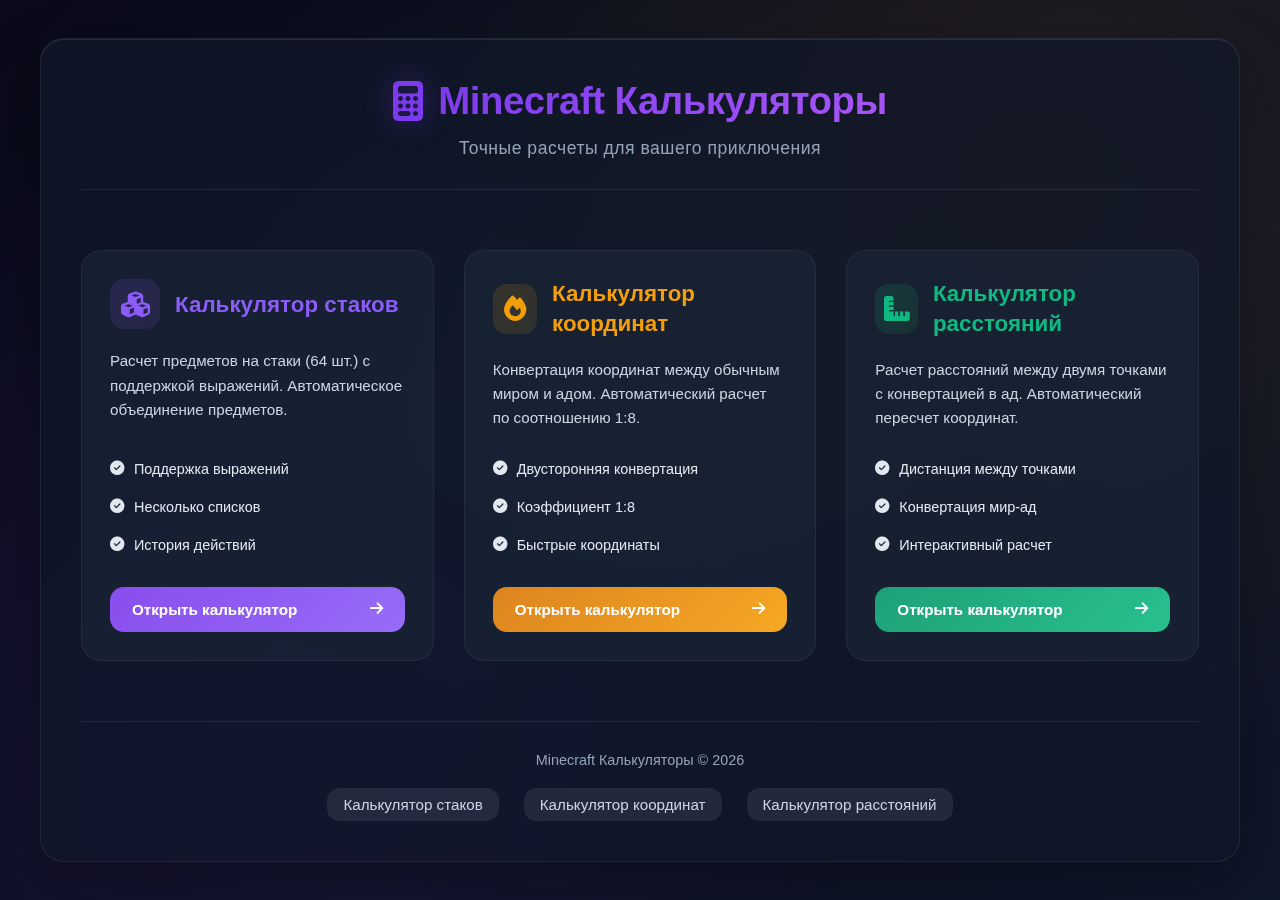
<file: index.html>
<!DOCTYPE html>
<html lang="ru">
<head>
    <meta charset="UTF-8">
    <meta name="viewport" content="width=device-width, initial-scale=1.0">
    <title>Minecraft Калькуляторы</title>
    <link rel="shortcut icon" href="icons/calcIco.png">
    <link rel="stylesheet" href="style.css">
    <link rel="stylesheet" href="https://cdnjs.cloudflare.com/ajax/libs/font-awesome/6.4.0/css/all.min.css">
</head>
<body>
    <div class="main-container">
        <div class="main-content">
            <header class="main-header">
                <div class="logo">
                    <i class="fas fa-calculator"></i>
                    <h1>Minecraft Калькуляторы</h1>
                </div>
                <p class="subtitle">Точные расчеты для вашего приключения</p>
            </header>
            
            <div class="calculators-grid">
                <!-- Калькулятор блоков -->
                <div class="calculator-card purple-theme">
                    <div class="card-header">
                        <div class="card-icon">
                            <i class="fas fa-cubes"></i>
                        </div>
                        <h2>Калькулятор стаков</h2>
                    </div>
                    <p class="card-description">
                        Расчет предметов на стаки (64 шт.) с поддержкой выражений. 
                        Автоматическое объединение предметов.
                    </p>
                    <div class="card-features">
                        <span><i class="fas fa-check-circle"></i> Поддержка выражений</span>
                        <span><i class="fas fa-check-circle"></i> Несколько списков</span>
                        <span><i class="fas fa-check-circle"></i> История действий</span>
                    </div>
                    <a href="blocks-calculator/blockCalc.html" class="card-btn">
                        <span>Открыть калькулятор</span>
                        <i class="fas fa-arrow-right"></i>
                    </a>
                </div>
                
                <!-- Калькулятор координат -->
                <div class="calculator-card amber-theme">
                    <div class="card-header">
                        <div class="card-icon">
                            <i class="fas fa-fire"></i>
                        </div>
                        <h2>Калькулятор координат</h2>
                    </div>
                    <p class="card-description">
                        Конвертация координат между обычным миром и адом. 
                        Автоматический расчет по соотношению 1:8.
                    </p>
                    <div class="card-features">
                        <span><i class="fas fa-check-circle"></i> Двусторонняя конвертация</span>
                        <span><i class="fas fa-check-circle"></i> Коэффициент 1:8</span>
                        <span><i class="fas fa-check-circle"></i> Быстрые координаты</span>
                    </div>
                    <a href="coords-calculator/coordsCalc.html" class="card-btn">
                        <span>Открыть калькулятор</span>
                        <i class="fas fa-arrow-right"></i>
                    </a>
                </div>
                
                <!-- Калькулятор расстояний -->
                <div class="calculator-card emerald-theme">
                    <div class="card-header">
                        <div class="card-icon">
                            <i class="fas fa-ruler-combined"></i>
                        </div>
                        <h2>Калькулятор расстояний</h2>
                    </div>
                    <p class="card-description">
                        Расчет расстояний между двумя точками с конвертацией в ад. 
                        Автоматический пересчет координат.
                    </p>
                    <div class="card-features">
                        <span><i class="fas fa-check-circle"></i> Дистанция между точками</span>
                        <span><i class="fas fa-check-circle"></i> Конвертация мир-ад</span>
                        <span><i class="fas fa-check-circle"></i> Интерактивный расчет</span>
                    </div>
                    <a href="distance-calculator/distCalc.html" class="card-btn">
                        <span>Открыть калькулятор</span>
                        <i class="fas fa-arrow-right"></i>
                    </a>
                </div>
            </div>
            
            <footer class="main-footer">
                <div class="footer-content">
                    <p class="copyright">Minecraft Калькуляторы © 2026</p>
                    <div class="footer-links">
                        <a href="blocks-calculator/index.html">Калькулятор стаков</a>
                        <a href="coords-calculator/index.html">Калькулятор координат</a>
                        <a href="distance-calculator/index.html">Калькулятор расстояний</a>
                    </div>
                </div>
            </footer>
        </div>
    </div>
</body>
</html>
</file>
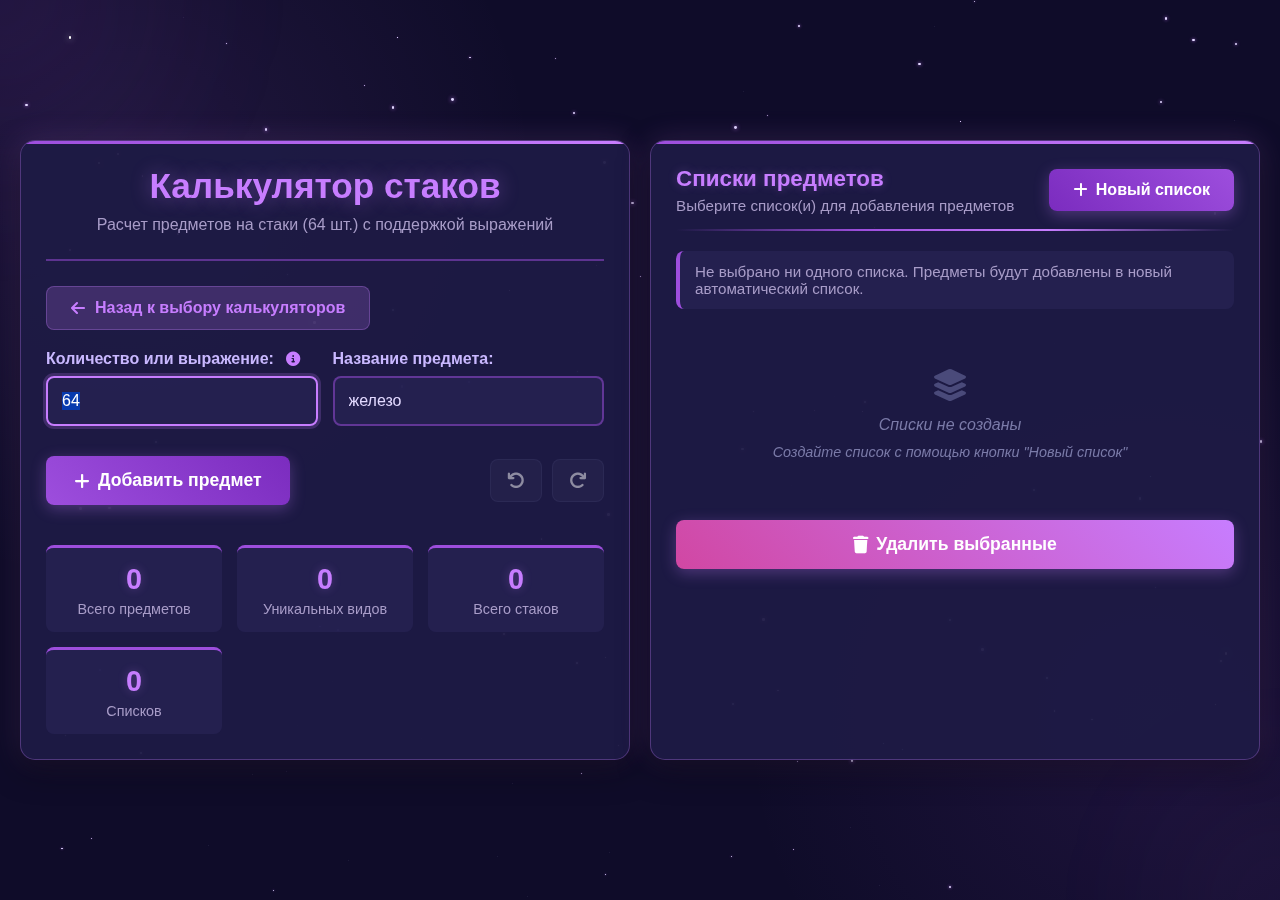
<file: blocks-calculator/blockCalc.html>
<!DOCTYPE html>
<html lang="ru">
<head>
    <meta charset="UTF-8">
    <meta name="viewport" content="width=device-width, initial-scale=1.0">
    <title>Калькулятор стаков Minecraft</title>
    <link rel="shortcut icon" href="../icons/calcIco.png">
    <link rel="stylesheet" href="blockCalc.css">
    <link rel="stylesheet" href="https://cdnjs.cloudflare.com/ajax/libs/font-awesome/6.4.0/css/all.min.css">
</head>
<body>
    <div class="center-container">
        <div class="container">
            <div class="calculator-section">
                <header>
                    <h1>Калькулятор стаков</h1>
                    <p class="subtitle">Расчет предметов на стаки (64 шт.) с поддержкой выражений</p>
                </header>
                <div class="back-container">
                    <a href="../index.html" class="back-btn">
                        <i class="fas fa-arrow-left"></i> Назад к выбору калькуляторов
                    </a>
                </div>
                <div class="calculator">
                    <div class="input-group">
                        <div class="input-field">
                            <label for="quantity">
                                Количество или выражение:
                                <span class="info-icon" title="Поддерживаются: +, -, *, /, скобки. Примеры: 120, 4*64, 2*(64+32), 120-64">
                                    <i class="fas fa-info-circle"></i>
                                </span>
                            </label>
                            <input type="text" id="quantity" placeholder="Например: 120, 4*64, 2*(64+32)" value="64">
                        </div>
                        
                        <div class="input-field">
                            <label for="itemName">Название предмета:</label>
                            <input type="text" id="itemName" placeholder="Например: камень, железо, кварц" value="железо">
                        </div>
                    </div>
                    
                    <div class="buttons">
                        <button id="addItemBtn" class="add-btn">
                            <i class="fas fa-plus"></i> Добавить предмет
                        </button>
                        <div class="history-buttons">
                            <button id="undoBtn" class="history-btn" title="Отменить (Ctrl+Z)">
                                <i class="fas fa-undo"></i>
                            </button>
                            <button id="redoBtn" class="history-btn" title="Повторить (Ctrl+Y)">
                                <i class="fas fa-redo"></i>
                            </button>
                        </div>
                    </div>
                    
                    <div class="stats" id="stats">
                        <div class="stat-card">
                            <div class="stat-value" id="statTotalItems">0</div>
                            <div class="stat-label">Всего предметов</div>
                        </div>
                        <div class="stat-card">
                            <div class="stat-value" id="statUniqueItems">0</div>
                            <div class="stat-label">Уникальных видов</div>
                        </div>
                        <div class="stat-card">
                            <div class="stat-value" id="statTotalStacks">0</div>
                            <div class="stat-label">Всего стаков</div>
                        </div>
                        <div class="stat-card">
                            <div class="stat-value" id="statListsCount">0</div>
                            <div class="stat-label">Списков</div>
                        </div>
                    </div>
                </div>
            </div>
            
            <div class="lists-section">
                <div class="lists-header-container">
                    <div class="lists-header">
                        <div class="lists-header-left">
                            <div class="lists-title">Списки предметов</div>
                            <div class="lists-subtitle">Выберите список(и) для добавления предметов</div>
                        </div>
                        <button id="addListBtn" class="add-list-btn">
                            <i class="fas fa-plus"></i> Новый список
                        </button>
                    </div>
                    <div class="header-line"></div>
                </div>
                
                <div class="selected-lists-info" id="selectedListsInfo">
                    Не выбрано ни одного списка. Предметы будут добавлены в новый автоматический список.
                </div>
                
                <div class="lists-container" id="listsContainer">
                    <div class="empty-lists" id="emptyListsMessage">
                        <i class="fas fa-layer-group fa-2x" style="margin-bottom: 15px; color: #4a4a7a;"></i>
                        <p>Списки не созданы</p>
                        <p style="margin-top: 10px; font-size: 0.9rem;">Создайте список с помощью кнопки "Новый список"</p>
                    </div>
                </div>
                
                <div class="lists-actions">
                    <button id="deleteSelectedListsBtn" class="delete-btn">
                        <i class="fas fa-trash"></i> Удалить выбранные
                    </button>
                </div>
            </div>
        </div>
    </div>

    <script src="blockCalc.js"></script>
</body>
</html>
</file>
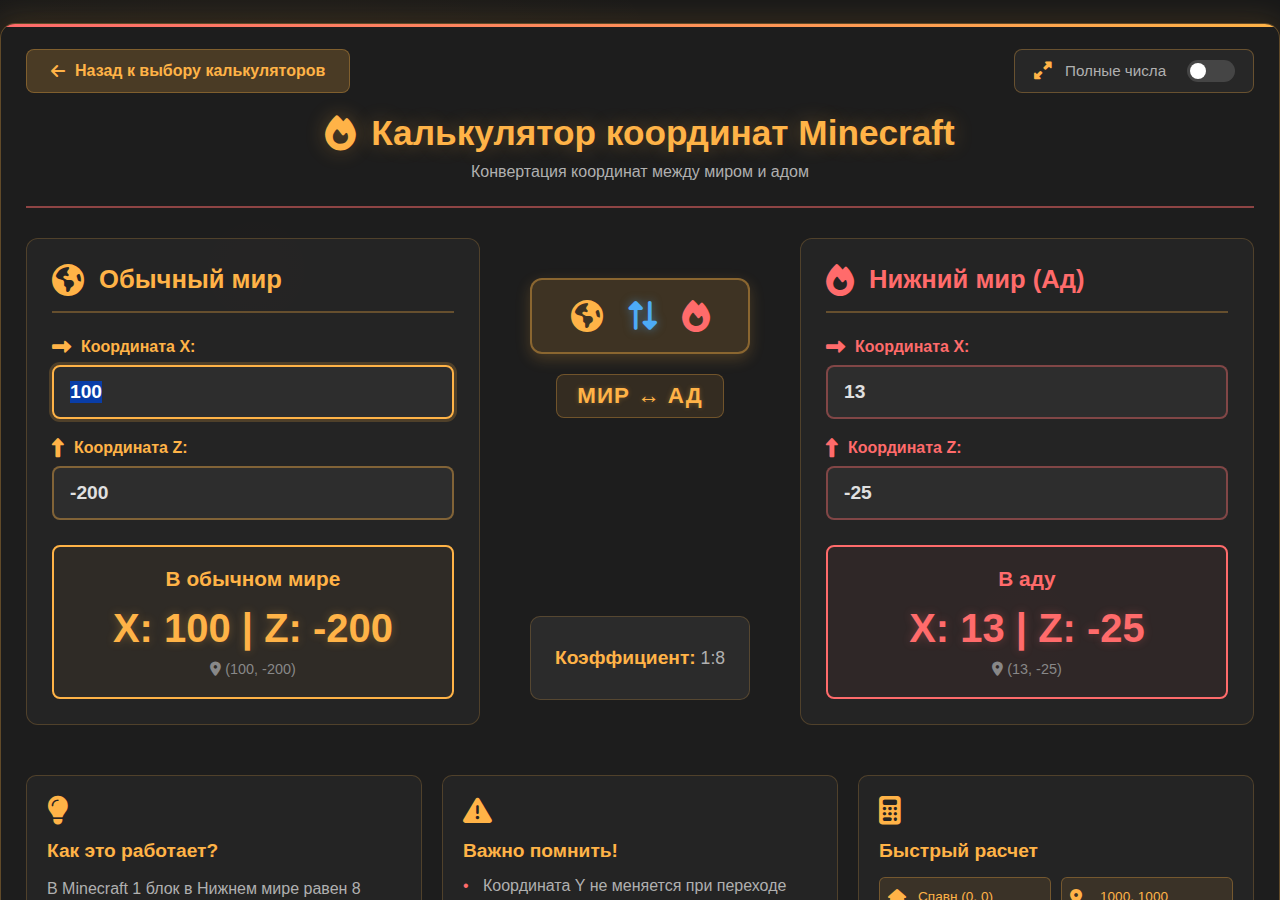
<file: coords-calculator/coordsCalc.html>
<!DOCTYPE html>
<html lang="ru">
<head>
    <meta charset="UTF-8">
    <meta name="viewport" content="width=device-width, initial-scale=1.0">
    <title>Калькулятор координат Minecraft</title>
    <link rel="shortcut icon" href="../icons/calcIco.png">
    <link rel="stylesheet" href="coordsCalc.css">
    <link rel="stylesheet" href="https://cdnjs.cloudflare.com/ajax/libs/font-awesome/6.4.0/css/all.min.css">
</head>
<body>
    <div class="center-container">
        <div class="container">
            <div class="calculator-section">
                <div class="header-controls">
                    <div class="back-container">
                        <a href="../index.html" class="back-btn">
                            <i class="fas fa-arrow-left"></i> Назад к выбору калькуляторов
                        </a>
                    </div>
                    
                    <div class="format-toggle-container">
                        <div class="toggle-wrapper">
                            <i class="fas fa-expand-alt"></i>
                            <span class="toggle-label">Полные числа</span>
                            <label class="toggle-switch">
                                <input type="checkbox" id="shortenNumbers">
                                <span class="toggle-slider"></span>
                            </label>
                        </div>
                    </div>
                </div>
                
                <header>
                    <h1><i class="fas fa-fire"></i> Калькулятор координат Minecraft</h1>
                    <p class="subtitle">Конвертация координат между миром и адом</p>
                </header>
                
                <div class="calculator">
                    <div class="converter-container">
                        <div class="converter-column">
                            <div class="world-header">
                                <i class="fas fa-globe-americas"></i>
                                <h2>Обычный мир</h2>
                            </div>
                            <div class="input-group">
                                <div class="input-field">
                                    <label for="overworldX">
                                        <i class="fas fa-long-arrow-alt-right"></i>
                                        Координата X:
                                    </label>
                                    <input type="number" id="overworldX" placeholder="Например: 100" step="1">
                                </div>
                                
                                <div class="input-field">
                                    <label for="overworldZ">
                                        <i class="fas fa-long-arrow-alt-up"></i>
                                        Координата Z:
                                    </label>
                                    <input type="number" id="overworldZ" placeholder="Например: -200" step="1">
                                </div>
                            </div>
                            
                            <div class="result-box" id="overworldResult">
                                <div class="result-placeholder">
                                    <i class="fas fa-info-circle"></i>
                                    <p>Введите координаты для расчета</p>
                                </div>
                            </div>
                        </div>
                        
                        <div class="converter-middle">
                            <div class="conversion-direction">
                                <div class="direction-text" id="directionText">
                                    <i class="fas fa-globe-americas"></i>
                                    <div class="direction-arrows">
                                        <i class="fas fa-exchange-alt"></i>
                                    </div>
                                    <i class="fas fa-fire"></i>
                                </div>
                                <div class="direction-label">Мир ↔ Ад</div>
                            </div>
                            
                            <div class="conversion-info">
                                <p><strong>Коэффициент:</strong> 1:8</p>
                            </div>
                        </div>
                        
                        <div class="converter-column">
                            <div class="world-header nether-header">
                                <i class="fas fa-fire"></i>
                                <h2>Нижний мир (Ад)</h2>
                            </div>
                            <div class="input-group">
                                <div class="input-field">
                                    <label for="netherX">
                                        <i class="fas fa-long-arrow-alt-right"></i>
                                        Координата X:
                                    </label>
                                    <input type="number" id="netherX" placeholder="Например: 12" step="1">
                                </div>
                                
                                <div class="input-field">
                                    <label for="netherZ">
                                        <i class="fas fa-long-arrow-alt-up"></i>
                                        Координата Z:
                                    </label>
                                    <input type="number" id="netherZ" placeholder="Например: -25" step="1">
                                </div>
                            </div>
                            
                            <div class="result-box nether-result" id="netherResult">
                                <div class="result-placeholder">
                                    <i class="fas fa-info-circle"></i>
                                    <p>Введите координаты для расчета</p>
                                </div>
                            </div>
                        </div>
                    </div>
                    
                    <div class="info-section">
                        <div class="info-card">
                            <i class="fas fa-lightbulb"></i>
                            <h3>Как это работает?</h3>
                            <p>В Minecraft 1 блок в Нижнем мире равен 8 блокам в обычном мире.</p>
                            <p class="formula">Мир → Ад: <strong>Ад = Мир ÷ 8</strong></p>
                            <p class="formula">Ад → Мир: <strong>Мир = Ад × 8</strong></p>
                        </div>
                        
                        <div class="info-card">
                            <i class="fas fa-exclamation-triangle"></i>
                            <h3>Важно помнить!</h3>
                            <ul>
                                <li>Координата Y не меняется при переходе</li>
                                <li>Порталы должны быть правильно выровнены</li>
                                <li>Результаты округляются до целых чисел</li>
                                <li>Игрок появляется в пределах 128 блоков от цели</li>
                            </ul>
                        </div>
                        
                        <div class="info-card">
                            <i class="fas fa-calculator"></i>
                            <h3>Быстрый расчет</h3>
                            <div class="quick-calc">
                                <button class="quick-btn" data-world-x="0" data-world-z="0">
                                    <i class="fas fa-home"></i> 
                                    <span>Спавн (0, 0)</span>
                                </button>
                                <button class="quick-btn" data-world-x="1000" data-world-z="1000">
                                    <i class="fas fa-map-marker-alt"></i> 
                                    <span>1000, 1000</span>
                                </button>
                                <button class="quick-btn" data-nether-x="0" data-nether-z="0">
                                    <i class="fas fa-fire"></i> 
                                    <span>Ад (0, 0)</span>
                                </button>
                                <button class="quick-btn" data-nether-x="125" data-nether-z="125">
                                    <i class="fas fa-fire"></i> 
                                    <span>Ад (125, 125)</span>
                                </button>
                            </div>
                        </div>
                    </div>
                </div>
            </div>
        </div>
    </div>

    <script src="coordsCalc.js"></script>
</body>
</html>
</file>
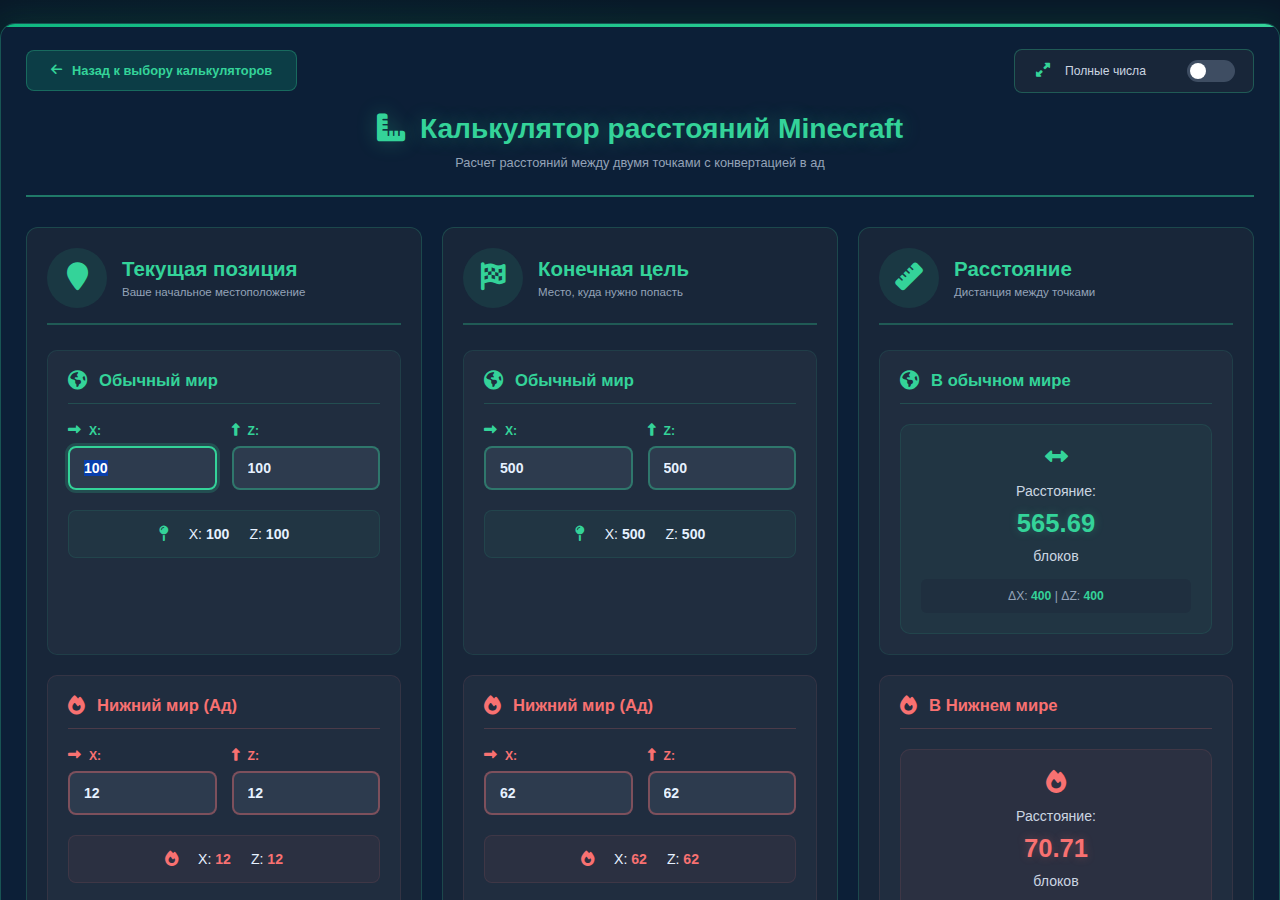
<file: distance-calculator/distCalc.html>
<!DOCTYPE html>
<html lang="ru">
<head>
    <meta charset="UTF-8">
    <meta name="viewport" content="width=device-width, initial-scale=1.0">
    <title>Калькулятор расстояний Minecraft</title>
    <link rel="shortcut icon" href="../icons/calcIco.png">
    <link rel="stylesheet" href="distCalc.css">
    <link rel="stylesheet" href="https://cdnjs.cloudflare.com/ajax/libs/font-awesome/6.4.0/css/all.min.css">
</head>
<body>
    <div class="center-container">
        <div class="container">
            <div class="calculator-section">
                <div class="header-controls">
                    <div class="back-container">
                        <a href="../index.html" class="back-btn">
                            <i class="fas fa-arrow-left"></i> Назад к выбору калькуляторов
                        </a>
                    </div>
                    
                    <div class="format-toggle-container">
                        <div class="toggle-wrapper">
                            <i class="fas fa-expand-alt"></i>
                            <span class="toggle-label">Полные числа</span>
                            <label class="toggle-switch">
                                <input type="checkbox" id="shortenNumbers">
                                <span class="toggle-slider"></span>
                            </label>
                        </div>
                    </div>
                </div>
                
                <header>
                    <h1><i class="fas fa-ruler-combined"></i> Калькулятор расстояний Minecraft</h1>
                    <p class="subtitle">Расчет расстояний между двумя точками с конвертацией в ад</p>
                </header>
                
                <div class="calculator">
                    <div class="points-container">
                        <!-- Текущая позиция -->
                        <div class="point-card" id="startPoint">
                            <div class="point-header">
                                <div class="point-icon">
                                    <i class="fas fa-map-marker"></i>
                                </div>
                                <div class="point-title">
                                    <h2>Текущая позиция</h2>
                                    <p>Ваше начальное местоположение</p>
                                </div>
                            </div>
                            
                            <div class="point-sections">
                                <!-- Обычный мир -->
                                <div class="point-section">
                                    <div class="section-header">
                                        <i class="fas fa-globe-americas"></i>
                                        <h3>Обычный мир</h3>
                                    </div>
                                    <div class="coordinates-input">
                                        <div class="coord-input-group">
                                            <label for="startWorldX">
                                                <i class="fas fa-long-arrow-alt-right"></i> X:
                                            </label>
                                            <input type="number" id="startWorldX" placeholder="0" step="1" value="100">
                                        </div>
                                        <div class="coord-input-group">
                                            <label for="startWorldZ">
                                                <i class="fas fa-long-arrow-alt-up"></i> Z:
                                            </label>
                                            <input type="number" id="startWorldZ" placeholder="0" step="1" value="100">
                                        </div>
                                    </div>
                                    <div class="coordinate-result">
                                        <div class="coord-display">
                                            <i class="fas fa-map-pin"></i>
                                            <span>X: <span class="coord-value" id="startWorldXDisplay">100</span></span>
                                            <span>Z: <span class="coord-value" id="startWorldZDisplay">100</span></span>
                                        </div>
                                    </div>
                                </div>
                                
                                <!-- Ад -->
                                <div class="point-section nether-section">
                                    <div class="section-header">
                                        <i class="fas fa-fire"></i>
                                        <h3>Нижний мир (Ад)</h3>
                                    </div>
                                    <div class="coordinates-input">
                                        <div class="coord-input-group">
                                            <label for="startNetherX">
                                                <i class="fas fa-long-arrow-alt-right"></i> X:
                                            </label>
                                            <input type="number" id="startNetherX" placeholder="0" step="1" value="12">
                                        </div>
                                        <div class="coord-input-group">
                                            <label for="startNetherZ">
                                                <i class="fas fa-long-arrow-alt-up"></i> Z:
                                            </label>
                                            <input type="number" id="startNetherZ" placeholder="0" step="1" value="12">
                                        </div>
                                    </div>
                                    <div class="coordinate-result">
                                        <div class="coord-display">
                                            <i class="fas fa-fire"></i>
                                            <span>X: <span class="coord-value" id="startNetherXDisplay">12</span></span>
                                            <span>Z: <span class="coord-value" id="startNetherZDisplay">12</span></span>
                                        </div>
                                    </div>
                                </div>
                            </div>
                        </div>
                        
                        <!-- Конечная позиция -->
                        <div class="point-card" id="endPoint">
                            <div class="point-header">
                                <div class="point-icon">
                                    <i class="fas fa-flag-checkered"></i>
                                </div>
                                <div class="point-title">
                                    <h2>Конечная цель</h2>
                                    <p>Место, куда нужно попасть</p>
                                </div>
                            </div>
                            
                            <div class="point-sections">
                                <!-- Обычный мир -->
                                <div class="point-section">
                                    <div class="section-header">
                                        <i class="fas fa-globe-americas"></i>
                                        <h3>Обычный мир</h3>
                                    </div>
                                    <div class="coordinates-input">
                                        <div class="coord-input-group">
                                            <label for="endWorldX">
                                                <i class="fas fa-long-arrow-alt-right"></i> X:
                                            </label>
                                            <input type="number" id="endWorldX" placeholder="0" step="1" value="500">
                                        </div>
                                        <div class="coord-input-group">
                                            <label for="endWorldZ">
                                                <i class="fas fa-long-arrow-alt-up"></i> Z:
                                            </label>
                                            <input type="number" id="endWorldZ" placeholder="0" step="1" value="500">
                                        </div>
                                    </div>
                                    <div class="coordinate-result">
                                        <div class="coord-display">
                                            <i class="fas fa-map-pin"></i>
                                            <span>X: <span class="coord-value" id="endWorldXDisplay">500</span></span>
                                            <span>Z: <span class="coord-value" id="endWorldZDisplay">500</span></span>
                                        </div>
                                    </div>
                                </div>
                                
                                <!-- Ад -->
                                <div class="point-section nether-section">
                                    <div class="section-header">
                                        <i class="fas fa-fire"></i>
                                        <h3>Нижний мир (Ад)</h3>
                                    </div>
                                    <div class="coordinates-input">
                                        <div class="coord-input-group">
                                            <label for="endNetherX">
                                                <i class="fas fa-long-arrow-alt-right"></i> X:
                                            </label>
                                            <input type="number" id="endNetherX" placeholder="0" step="1" value="62">
                                        </div>
                                        <div class="coord-input-group">
                                            <label for="endNetherZ">
                                                <i class="fas fa-long-arrow-alt-up"></i> Z:
                                            </label>
                                            <input type="number" id="endNetherZ" placeholder="0" step="1" value="62">
                                        </div>
                                    </div>
                                    <div class="coordinate-result">
                                        <div class="coord-display">
                                            <i class="fas fa-fire"></i>
                                            <span>X: <span class="coord-value" id="endNetherXDisplay">62</span></span>
                                            <span>Z: <span class="coord-value" id="endNetherZDisplay">62</span></span>
                                        </div>
                                    </div>
                                </div>
                            </div>
                        </div>
                        
                        <!-- Расстояние (теперь в одной строке с другими блоками) -->
                        <div class="distance-card" id="distanceResult">
                            <div class="point-header">
                                <div class="point-icon">
                                    <i class="fas fa-ruler"></i>
                                </div>
                                <div class="point-title">
                                    <h2>Расстояние</h2>
                                    <p>Дистанция между точками</p>
                                </div>
                            </div>
                            
                            <div class="distance-sections">
                                <!-- Расстояние в обычном мире -->
                                <div class="distance-section">
                                    <div class="section-header">
                                        <i class="fas fa-globe-americas"></i>
                                        <h3>В обычном мире</h3>
                                    </div>
                                    <div class="distance-result">
                                        <div class="distance-display">
                                            <div class="distance-value">
                                                <i class="fas fa-arrows-alt-h"></i>
                                                <span>Расстояние:</span>
                                                <strong id="worldDistance">565.69</strong>
                                                <span class="distance-unit">блоков</span>
                                            </div>
                                            <div class="distance-formula">
                                                ΔX: <span id="worldDeltaX">400</span> | ΔZ: <span id="worldDeltaZ">400</span>
                                            </div>
                                        </div>
                                    </div>
                                </div>
                                
                                <!-- Расстояние в аду -->
                                <div class="distance-section nether-section">
                                    <div class="section-header">
                                        <i class="fas fa-fire"></i>
                                        <h3>В Нижнем мире</h3>
                                    </div>
                                    <div class="distance-result">
                                        <div class="distance-display">
                                            <div class="distance-value">
                                                <i class="fas fa-fire"></i>
                                                <span>Расстояние:</span>
                                                <strong id="netherDistance">70.71</strong>
                                                <span class="distance-unit">блоков</span>
                                            </div>
                                            <div class="distance-formula">
                                                ΔX: <span id="netherDeltaX">50</span> | ΔZ: <span id="netherDeltaZ">50</span>
                                            </div>
                                        </div>
                                    </div>
                                </div>
                            </div>
                        </div>
                    </div>
                    
                    <!-- Удаляем блок "Быстрые координаты" -->
                </div>
                
                <!-- Добавляем подсказки внизу -->
                <div class="info-tips">
                    <div class="tip">
                        <i class="fas fa-calculator"></i>
                        <p><strong>Как работает:</strong> Дистанция рассчитывается по формуле: √((X₂-X₁)² + (Z₂-Z₁)²). Изменение любой координаты автоматически обновляет все расчеты.</p>
                    </div>
                    <div class="tip">
                        <i class="fas fa-exchange-alt"></i>
                        <p><strong>Конвертация:</strong> Координаты конвертируются между миром и адом по соотношению 1:8. Изменение в одном мире автоматически обновляет другой.</p>
                    </div>
                    <div class="tip">
                        <i class="fas fa-keyboard"></i>
                        <p><strong>Горячие клавиши:</strong> Esc - сброс к значениям по умолчанию, Ctrl+R - сброс координат.</p>
                    </div>
                </div>
            </div>
        </div>
    </div>

    <script src="distCalc.js"></script>
</body>

</html>
</file>
<file: style.css>
* {
    box-sizing: border-box;
    margin: 0;
    padding: 0;
    font-family: 'Segoe UI', 'Segoe UI', Tahoma, Geneva, Verdana, sans-serif;
}

body {
    background: linear-gradient(135deg, #0a0a1a 0%, #0f172a 100%);
    color: #f8fafc;
    min-height: 100vh;
    display: flex;
    align-items: center;
    justify-content: center;
    padding: 20px;
    position: relative;
    overflow-x: hidden;
}

/* Фоновые декоративные элементы */
body::before {
    content: '';
    position: absolute;
    top: 0;
    left: 0;
    right: 0;
    bottom: 0;
    background: 
        radial-gradient(circle at 20% 80%, rgba(124, 58, 237, 0.1) 0%, transparent 50%),
        radial-gradient(circle at 80% 20%, rgba(245, 158, 11, 0.1) 0%, transparent 50%),
        radial-gradient(circle at 40% 40%, rgba(16, 185, 129, 0.08) 0%, transparent 50%);
    pointer-events: none;
}

.main-container {
    max-width: 1200px;
    width: 100%;
    z-index: 1;
}

.main-content {
    background: rgba(15, 23, 42, 0.7);
    backdrop-filter: blur(12px);
    border-radius: 24px;
    padding: 40px;
    box-shadow: 
        0 20px 60px rgba(0, 0, 0, 0.3),
        inset 0 1px 0 rgba(255, 255, 255, 0.1);
    border: 1px solid rgba(255, 255, 255, 0.08);
}

/* Заголовок */
.main-header {
    text-align: center;
    margin-bottom: 60px;
    padding-bottom: 30px;
    border-bottom: 1px solid rgba(255, 255, 255, 0.08);
}

.logo {
    display: flex;
    align-items: center;
    justify-content: center;
    gap: 15px;
    margin-bottom: 15px;
}

.logo i {
    font-size: 2.5rem;
    color: #7c3aed;
    filter: drop-shadow(0 0 15px rgba(124, 58, 237, 0.4));
}

.main-header h1 {
    font-size: 2.4rem;
    background: linear-gradient(135deg, #7c3aed 0%, #a855f7 100%);
    -webkit-background-clip: text;
    -webkit-text-fill-color: transparent;
    background-clip: text;
    font-weight: 700;
    letter-spacing: -0.5px;
}

.subtitle {
    color: #94a3b8;
    font-size: 1.1rem;
    font-weight: 400;
    letter-spacing: 0.5px;
}

/* Сетка карточек */
.calculators-grid {
    display: grid;
    grid-template-columns: repeat(3, 1fr);
    gap: 30px;
    margin-bottom: 60px;
}

/* Адаптивность */
@media (max-width: 1024px) {
    .calculators-grid {
        grid-template-columns: repeat(2, 1fr);
        gap: 25px;
    }
}

@media (max-width: 768px) {
    .calculators-grid {
        grid-template-columns: 1fr;
        max-width: 400px;
        margin: 0 auto 50px;
    }
    
    .main-content {
        padding: 30px 25px;
    }
    
    .main-header h1 {
        font-size: 2rem;
    }
}

/* Карточки */
.calculator-card {
    background: rgba(30, 41, 59, 0.5);
    border-radius: 20px;
    padding: 28px;
    transition: all 0.4s cubic-bezier(0.4, 0, 0.2, 1);
    border: 1px solid rgba(255, 255, 255, 0.06);
    position: relative;
    overflow: hidden;
    display: flex;
    flex-direction: column;
    height: 100%;
    min-height: 340px;
}

.calculator-card::before {
    content: '';
    position: absolute;
    top: 0;
    left: 0;
    right: 0;
    height: 1px;
    background: linear-gradient(90deg, transparent, currentColor, transparent);
    opacity: 0;
    transition: opacity 0.4s;
}

.calculator-card:hover {
    transform: translateY(-8px);
    border-color: transparent;
    box-shadow: 
        0 20px 40px rgba(0, 0, 0, 0.3),
        0 0 0 1px rgba(255, 255, 255, 0.1);
}

.calculator-card:hover::before {
    opacity: 1;
}

/* Шапка карточки */
.card-header {
    display: flex;
    align-items: center;
    gap: 15px;
    margin-bottom: 20px;
}

.card-icon {
    width: 50px;
    height: 50px;
    display: flex;
    align-items: center;
    justify-content: center;
    border-radius: 14px;
    font-size: 1.6rem;
    transition: transform 0.3s ease;
}

.calculator-card:hover .card-icon {
    transform: scale(1.1) rotate(5deg);
}

.calculator-card h2 {
    font-size: 1.4rem;
    font-weight: 600;
    line-height: 1.3;
    margin: 0;
}

/* Описание карточки */
.card-description {
    color: #cbd5e1;
    line-height: 1.6;
    margin-bottom: 24px;
    font-size: 0.95rem;
    flex-grow: 1;
}

/* Особенности */
.card-features {
    display: flex;
    flex-direction: column;
    gap: 10px;
    margin-bottom: 28px;
}

.card-features span {
    display: flex;
    align-items: center;
    gap: 10px;
    font-size: 0.9rem;
    color: #e2e8f0;
    padding: 6px 0;
}

.card-features i {
    font-size: 0.9rem;
}

/* Кнопки */
.card-btn {
    display: flex;
    align-items: center;
    justify-content: space-between;
    padding: 14px 22px;
    border-radius: 14px;
    text-decoration: none;
    font-weight: 600;
    font-size: 0.95rem;
    transition: all 0.3s ease;
    border: none;
    cursor: pointer;
    margin-top: auto;
    position: relative;
    overflow: hidden;
}

.card-btn span {
    z-index: 1;
    position: relative;
}

.card-btn i {
    z-index: 1;
    position: relative;
    transition: transform 0.3s ease;
}

.card-btn:hover i {
    transform: translateX(5px);
}

.card-btn::before {
    content: '';
    position: absolute;
    top: 0;
    left: 0;
    right: 0;
    bottom: 0;
    background: currentColor;
    opacity: 0.1;
    z-index: 0;
}

/* Темы карточек */
.purple-theme {
    color: #8b5cf6;
}

.purple-theme .card-icon {
    background: linear-gradient(135deg, rgba(139, 92, 246, 0.15), rgba(168, 85, 247, 0.1));
    color: #8b5cf6;
}

.purple-theme h2 {
    color: #8b5cf6;
}

.purple-theme .card-btn {
    background: linear-gradient(135deg, #7c3aed, #8b5cf6);
    color: white;
}

.purple-theme .card-btn:hover {
    background: linear-gradient(135deg, #6d28d9, #7c3aed);
    box-shadow: 0 10px 25px rgba(124, 58, 237, 0.3);
}

.amber-theme {
    color: #f59e0b;
}

.amber-theme .card-icon {
    background: linear-gradient(135deg, rgba(245, 158, 11, 0.15), rgba(251, 191, 36, 0.1));
    color: #f59e0b;
}

.amber-theme h2 {
    color: #f59e0b;
}

.amber-theme .card-btn {
    background: linear-gradient(135deg, #d97706, #f59e0b);
    color: white;
}

.amber-theme .card-btn:hover {
    background: linear-gradient(135deg, #b45309, #d97706);
    box-shadow: 0 10px 25px rgba(245, 158, 11, 0.3);
}

.emerald-theme {
    color: #10b981;
}

.emerald-theme .card-icon {
    background: linear-gradient(135deg, rgba(16, 185, 129, 0.15), rgba(34, 197, 94, 0.1));
    color: #10b981;
}

.emerald-theme h2 {
    color: #10b981;
}

.emerald-theme .card-btn {
    background: linear-gradient(135deg, #059669, #10b981);
    color: white;
}

.emerald-theme .card-btn:hover {
    background: linear-gradient(135deg, #047857, #059669);
    box-shadow: 0 10px 25px rgba(16, 185, 129, 0.3);
}

/* Футер */
.main-footer {
    border-top: 1px solid rgba(255, 255, 255, 0.08);
    padding-top: 30px;
}

.footer-content {
    display: flex;
    flex-direction: column;
    align-items: center;
    gap: 20px;
}

.copyright {
    color: #94a3b8;
    font-size: 0.9rem;
}

.footer-links {
    display: flex;
    gap: 25px;
    flex-wrap: wrap;
    justify-content: center;
}

.footer-links a {
    color: #cbd5e1;
    text-decoration: none;
    font-size: 0.95rem;
    padding: 8px 16px;
    border-radius: 12px;
    transition: all 0.3s ease;
    position: relative;
    overflow: hidden;
}

.footer-links a::before {
    content: '';
    position: absolute;
    top: 0;
    left: 0;
    right: 0;
    bottom: 0;
    background: currentColor;
    opacity: 0.1;
    border-radius: 12px;
    z-index: -1;
}

.footer-links a:hover {
    color: #f8fafc;
    transform: translateY(-2px);
}

.footer-links a:nth-child(1):hover {
    color: #8b5cf6;
}

.footer-links a:nth-child(2):hover {
    color: #f59e0b;
}

.footer-links a:nth-child(3):hover {
    color: #10b981;
}
</file>
<file: blocks-calculator/blockCalc.css>
* {
    box-sizing: border-box;
    margin: 0;
    padding: 0;
    font-family: 'Segoe UI', Tahoma, Geneva, Verdana, sans-serif;
}

body {
    background-color: #0f0c29;
    color: #e2d9ff;
    min-height: 100vh;
    display: flex;
    align-items: center;
    justify-content: center;
    background-image: 
        radial-gradient(circle at 10% 20%, rgba(199, 125, 255, 0.1) 0%, transparent 30%),
        radial-gradient(circle at 90% 80%, rgba(157, 78, 221, 0.1) 0%, transparent 30%);
    
}

.center-container {
    display: flex;
    align-items: center; /* изменено с center на flex-start */
    justify-content: center;
    width: 100%;
    height: 100vh;
    overflow: auto; /* убедитесь, что это есть */
    padding: 10px; /* добавьте отступы */
}

.container {
    max-width: 1400px;
    width: 100%;
    max-height: none; /* изменено с 95vh на none */
    display: flex;
    flex-direction: column;
    gap: 20px;
    min-height: min-content; /* добавьте это */
}

.calculator-section, .lists-section {
    background-color: rgba(30, 26, 68, 0.95);
    border-radius: 15px;
    padding: 25px;
    box-shadow: 
        0 10px 30px rgba(0, 0, 0, 0.5),
        0 0 30px rgba(199, 125, 255, 0.2);
    border: 1px solid rgba(199, 125, 255, 0.3);
    position: relative;
    overflow: hidden;
}

.calculator-section::before, .lists-section::before {
    content: '';
    position: absolute;
    top: 0;
    left: 0;
    right: 0;
    height: 3px;
    background: linear-gradient(90deg, #9d4edd, #c77dff);
    border-radius: 15px 15px 0 0;
}

.calculator-section {
    flex: 1;
}

.lists-section {
    flex: 1;
}

header {
    text-align: center;
    margin-bottom: 25px;
    border-bottom: 2px solid rgba(157, 78, 221, 0.5);
    padding-bottom: 15px;
}

h1 {
    color: #c77dff;
    font-size: 2.2rem;
    margin-bottom: 10px;
    text-shadow: 0 0 20px rgba(199, 125, 255, 0.4);
}

.subtitle {
    color: #a89cc8;
    font-size: 1rem;
    margin-bottom: 10px;
}

.calculator {
    display: flex;
    flex-direction: column;
    gap: 20px;
}

.input-group {
    display: flex;
    flex-wrap: wrap;
    gap: 15px;
    align-items: flex-end;
}

.input-field {
    flex: 1;
    min-width: 200px;
}

label {
    display: block;
    margin-bottom: 8px;
    color: #c9b8ff;
    font-weight: 600;
}

.info-icon {
    display: inline-block;
    margin-left: 8px;
    cursor: help;
    color: #c77dff;
    font-size: 0.9em;
    position: relative;
}

.info-icon .fa-info-circle {
    font-size: 1em;
}

.info-icon:hover::after {
    content: attr(title);
    position: absolute;
    bottom: 100%;
    left: 50%;
    transform: translateX(-50%);
    background-color: rgba(30, 26, 68, 0.95);
    color: #e2d9ff;
    padding: 8px 12px;
    border-radius: 6px;
    font-size: 0.9rem;
    white-space: nowrap;
    z-index: 1000;
    border: 1px solid rgba(199, 125, 255, 0.3);
    box-shadow: 0 4px 12px rgba(0, 0, 0, 0.3);
    min-width: 200px;
    text-align: center;
}

input {
    width: 100%;
    padding: 14px;
    background-color: rgba(40, 35, 85, 0.7);
    border: 2px solid rgba(157, 78, 221, 0.5);
    border-radius: 8px;
    color: #e2d9ff;
    font-size: 1rem;
    transition: all 0.3s;
}

input:focus {
    outline: none;
    border-color: #c77dff;
    box-shadow: 0 0 0 3px rgba(199, 125, 255, 0.2);
}

.buttons {
    display: flex;
    justify-content: space-between;
    align-items: center;
    margin-top: 10px;
}

@media (max-width: 991px) {
    .container {
        flex-direction: column;
    }
    
    .calculator-section,
    .lists-section {
        max-height: none;
        overflow: visible;
    }
    
    .lists-container {
        max-height: none;
    }
}

/* Для очень узких экранов (режим разделения) */
@media (max-width: 800px) {
    body {
        overflow-y: auto; /* разрешаем вертикальную прокрутку */
    }
    
    .center-container {
        height: auto;
        min-height: 100vh;
    }
    
    .container {
        max-height: none;
    }
    
    .calculator-section,
    .lists-section {
        overflow: visible;
    }
}   

button {
    background: linear-gradient(45deg, #c77dff, #b56cff);
    color: white;
    border: none;
    padding: 14px 28px;
    border-radius: 8px;
    font-size: 1.1rem;
    font-weight: 600;
    cursor: pointer;
    transition: all 0.3s;
    display: flex;
    align-items: center;
    gap: 8px;
    box-shadow: 0 4px 15px rgba(199, 125, 255, 0.3);
}

button:hover {
    background: linear-gradient(45deg, #b56cff, #a45bff);
    transform: translateY(-2px);
    box-shadow: 0 8px 25px rgba(199, 125, 255, 0.4);
}

button:active {
    transform: translateY(0);
}

.add-btn {
    background: linear-gradient(45deg, #9d4edd, #7b2cbf);
}

.add-btn:hover {
    background: linear-gradient(45deg, #8d3ecd, #6a1b9a);
    box-shadow: 0 8px 25px rgba(157, 78, 221, 0.4);
}

.history-buttons {
    display: flex;
    gap: 10px;
}

.history-btn {
    background: rgba(199, 125, 255, 0.2);
    padding: 12px 16px;
    border: 1px solid rgba(199, 125, 255, 0.3);
}

.history-btn:hover {
    background: rgba(199, 125, 255, 0.3);
    box-shadow: 0 8px 20px rgba(199, 125, 255, 0.3);
}

.history-btn:disabled {
    background: rgba(100, 100, 150, 0.2);
    cursor: not-allowed;
    opacity: 0.5;
    transform: none;
    box-shadow: none;
    border-color: rgba(100, 100, 150, 0.3);
}

.delete-btn {
    background: linear-gradient(45deg, #d147a3, #c77dff);
}

.delete-btn:hover {
    background: linear-gradient(45deg, #c13692, #b56cff);
    box-shadow: 0 8px 25px rgba(209, 71, 163, 0.4);
}

/* Lists section styles */
.lists-header-container {
    margin-bottom: 20px;
}

.lists-header {
    display: flex;
    justify-content: space-between;
    align-items: center;
    margin-bottom: 15px;
}

.lists-header-left {
    flex: 1;
}

.lists-title {
    font-weight: 600;
    color: #c77dff;
    font-size: 1.4rem;
    text-shadow: 0 0 10px rgba(199, 125, 255, 0.3);
}

.lists-subtitle {
    color: #a89cc8;
    font-size: 0.95rem;
    margin-top: 5px;
}

.header-line {
    height: 2px;
    background: linear-gradient(90deg, transparent, #9d4edd, #c77dff, transparent);
    width: 100%;
}

.add-list-btn {
    background: linear-gradient(45deg, #7b2cbf, #9d4edd);
    padding: 12px 24px;
    font-size: 1rem;
    margin-left: 20px;
}

.add-list-btn:hover {
    background: linear-gradient(45deg, #6a1b9a, #7b2cbf);
    box-shadow: 0 8px 25px rgba(123, 44, 191, 0.4);
}

.selected-lists-info {
    background-color: rgba(40, 35, 85, 0.7);
    border-radius: 8px;
    padding: 12px 15px;
    margin-top: 20px;
    margin-bottom: 20px;
    border-left: 4px solid #9d4edd;
    font-size: 0.95rem;
    color: #a89cc8;
}

.lists-container {
    margin-top: 10px;
    max-height: 400px;
    overflow-y: auto;
    padding-right: 10px;
}

.lists-container::-webkit-scrollbar {
    width: 8px;
}

.lists-container::-webkit-scrollbar-track {
    background: rgba(40, 35, 85, 0.5);
    border-radius: 4px;
}

.lists-container::-webkit-scrollbar-thumb {
    background: rgba(199, 125, 255, 0.5);
    border-radius: 4px;
}

.lists-container::-webkit-scrollbar-thumb:hover {
    background: rgba(199, 125, 255, 0.7);
}

.empty-lists {
    text-align: center;
    padding: 40px 20px;
    color: #7a7aa8;
    font-style: italic;
}

.list-item {
    background-color: rgba(40, 35, 85, 0.7);
    margin-bottom: 15px;
    border-radius: 10px;
    border: 1px solid rgba(157, 78, 221, 0.3);
    overflow: hidden;
    transition: all 0.3s;
    position: relative;
}

.list-item::before {
    content: '';
    position: absolute;
    top: 0;
    left: 0;
    right: 0;
    height: 3px;
    background: linear-gradient(90deg, #9d4edd, #c77dff);
    opacity: 0;
    transition: opacity 0.3s;
}

.list-item.selected {
    border-color: rgba(199, 125, 255, 0.5);
    box-shadow: 0 0 20px rgba(199, 125, 255, 0.2);
}

.list-item.selected::before {
    opacity: 1;
}

.list-item:hover {
    border-color: rgba(199, 125, 255, 0.4);
    transform: translateY(-2px);
}

.list-header {
    background-color: rgba(50, 45, 95, 0.8);
    padding: 15px;
    display: flex;
    justify-content: space-between;
    align-items: center;
    cursor: pointer;
    user-select: none;
    position: relative;
}

.list-title-container {
    display: flex;
    align-items: center;
    gap: 12px;
    flex: 1;
    position: relative;
}

.list-checkbox {
    width: 20px;
    height: 20px;
    cursor: pointer;
    flex-shrink: 0;
    accent-color: #c77dff;
}

.list-title {
    font-weight: 600;
    font-size: 1.1rem;
    color: #c77dff;
    padding: 4px 8px;
    border-radius: 4px;
    cursor: pointer;
    transition: background-color 0.2s;
    flex: 1;
    min-height: 32px;
    display: flex;
    align-items: center;
    text-shadow: 0 0 5px rgba(199, 125, 255, 0.2);
}

.list-title:hover {
    background-color: rgba(199, 125, 255, 0.1);
}

.list-title.editing {
    background-color: rgba(199, 125, 255, 0.15);
    outline: 2px solid #c77dff;
    cursor: text;
}

.list-title-input {
    position: absolute;
    top: 0;
    left: 32px;
    right: 0;
    height: 100%;
    background-color: rgba(40, 35, 85, 0.9);
    border: 2px solid #c77dff;
    color: #e2d9ff;
    font-size: 1.1rem;
    font-weight: 600;
    padding: 4px 8px;
    border-radius: 4px;
    display: none;
}

.list-title-input.editing {
    display: block;
}

.list-stats {
    display: flex;
    gap: 15px;
    font-size: 0.9rem;
    color: #a89cc8;
    margin-left: 15px;
}

.list-actions {
    display: flex;
    gap: 10px;
    margin-left: 15px;
}

.list-action-btn {
    background: none;
    border: none;
    color: #a89cc8;
    padding: 5px;
    cursor: pointer;
    font-size: 1.1rem;
    transition: color 0.3s;
}

.list-action-btn:hover {
    color: #c77dff;
    transform: none;
    box-shadow: none;
}

.delete-list-btn:hover {
    color: #ff6d6d;
}

.list-content {
    padding: 15px;
    border-top: 1px solid rgba(157, 78, 221, 0.3);
}

.list-items {
    max-height: 300px;
    overflow-y: auto;
    padding-right: 10px;
}

.list-items::-webkit-scrollbar {
    width: 6px;
}

.list-items::-webkit-scrollbar-track {
    background: rgba(40, 35, 85, 0.5);
    border-radius: 4px;
}

.list-items::-webkit-scrollbar-thumb {
    background: rgba(199, 125, 255, 0.5);
    border-radius: 4px;
}

.item-row {
    background-color: rgba(50, 45, 95, 0.6);
    margin-bottom: 8px;
    padding: 12px 15px;
    border-radius: 6px;
    display: flex;
    justify-content: space-between;
    align-items: center;
    transition: all 0.3s;
    border: 1px solid transparent;
}

.item-row:hover {
    background-color: rgba(60, 55, 105, 0.8);
    border-color: rgba(199, 125, 255, 0.2);
}

.item-info {
    flex: 1;
}

.item-name {
    font-weight: 600;
    font-size: 1.05rem;
    margin-bottom: 3px;
    color: #d9c9ff;
}

.item-quantity {
    color: #a89cc8;
    font-size: 0.9rem;
}

.item-result {
    color: #c77dff;
    font-weight: 600;
    font-size: 1.05rem;
    margin-left: 15px;
    text-shadow: 0 0 5px rgba(199, 125, 255, 0.3);
}

.item-actions {
    display: flex;
    gap: 8px;
    margin-left: 15px;
}

.item-action-btn {
    background: none;
    border: none;
    color: #a89cc8;
    padding: 4px;
    cursor: pointer;
    font-size: 1rem;
    transition: color 0.3s;
}

.item-action-btn:hover {
    color: #c77dff;
}

.delete-item-btn:hover {
    color: #ff6d6d;
}

.no-items {
    text-align: center;
    padding: 20px;
    color: #7a7aa8;
    font-style: italic;
}

.lists-actions {
    margin-top: 20px;
}

.lists-actions button {
    width: 100%;
    justify-content: center;
}

.stats {
    display: grid;
    grid-template-columns: repeat(auto-fill, minmax(150px, 1fr));
    gap: 15px;
    margin-top: 20px;
}

.stat-card {
    background-color: rgba(40, 35, 85, 0.7);
    border-radius: 8px;
    padding: 15px;
    text-align: center;
    border-top: 3px solid #9d4edd;
    transition: transform 0.3s;
}

.stat-card:hover {
    transform: translateY(-5px);
}

.stat-value {
    font-size: 1.8rem;
    font-weight: bold;
    color: #c77dff;
    margin-bottom: 5px;
    text-shadow: 0 0 10px rgba(199, 125, 255, 0.3);
}

.stat-label {
    font-size: 0.9rem;
    color: #a89cc8;
}

@keyframes fadeIn {
    from { opacity: 0; transform: translateY(10px); }
    to { opacity: 1; transform: translateY(0); }
}

.notification {
    top: 20px;
    right: 20px;
    background: linear-gradient(45deg, #9d4edd, #c77dff);
    color: white;
    padding: 15px 20px;
    border-radius: 8px;
    box-shadow: 0 10px 30px rgba(157, 78, 221, 0.4);
    z-index: 1000;
    animation: fadeIn 0.3s, fadeOut 0.3s 2.7s;
    border: 1px solid rgba(199, 125, 255, 0.3);
}

@keyframes fadeOut {
    from { opacity: 1; transform: translateY(0); }
    to { opacity: 0; transform: translateY(-10px); }
}

/* Звездный фон для калькулятора */
.stars {
    position: fixed;
    top: 0;
    left: 0;
    right: 0;
    bottom: 0;
    pointer-events: none;
    z-index: -1;
}

.star {
    position: absolute;
    background: white;
    border-radius: 50%;
    animation: twinkle 3s infinite;
}

@keyframes twinkle {
    0%, 100% { opacity: 0.3; }
    50% { opacity: 1; }
}

.nebula {
    position: fixed;
    width: 300px;
    height: 300px;
    background: radial-gradient(circle, rgba(157, 78, 221, 0.1) 0%, transparent 70%);
    filter: blur(60px);
    animation: drift 20s infinite linear;
    pointer-events: none;
    z-index: -1;
}

@keyframes drift {
    0% { transform: translate(0, 0) rotate(0deg); }
    100% { transform: translate(100px, 50px) rotate(360deg); }
}

@media (min-width: 992px) {
    .container {
        flex-direction: row;
    }
    
    .center-container {
        padding: 20px;
    }
}

@media (max-width: 768px) {
    body {
        padding: 10px;
        align-items: flex-start;
    }
    
    .center-container {
        align-items: flex-start;
        height: auto;
        overflow: visible;
    }
    
    .container {
        max-height: none;
        overflow: visible;
    }
    
    .calculator-section, .lists-section {
        padding: 20px;
    }
    
    h1 {
        font-size: 1.8rem;
    }
    
    .input-group {
        flex-direction: column;
    }
    
    .input-field {
        min-width: 100%;
    }
    
    .buttons {
        flex-direction: column;
        gap: 15px;
        align-items: flex-start;
    }
    
    .history-buttons {
        align-self: flex-end;
    }
    
    .lists-header {
        flex-direction: column;
        align-items: flex-start;
        gap: 15px;
    }
    
    .add-list-btn {
        margin-left: 0;
        align-self: stretch;
        justify-content: center;
    }
    
    button {
        width: 100%;
        justify-content: center;
    }
    
    .list-header {
        flex-direction: column;
        align-items: flex-start;
        gap: 15px;
    }
    
    .list-stats {
        align-self: stretch;
        justify-content: space-between;
        margin-left: 0;
    }
    
    .list-actions {
        margin-left: 0;
    }
    
    .item-row {
        flex-direction: column;
        align-items: flex-start;
        gap: 10px;
    }
    
    .item-result {
        text-align: left;
        margin-left: 0;
    }
    
    .item-actions {
        align-self: flex-end;
        margin-left: 0;
    }
    
    .stats {
        grid-template-columns: repeat(2, 1fr);
    }
}

.notifications-container {
    position: fixed;
    top: 0px;
    right: 20px;
    width: 320px;

    display: flex;
    flex-direction: column;
    gap: 10px;

    z-index: 2000;
    pointer-events: none;
}

/* КЛЮЧЕВОЙ МОМЕНТ ↓↓↓ */
.notification {
    position: relative; /* ← ОБЯЗАТЕЛЬНО */
    
    background: linear-gradient(45deg, #9d4edd, #c77dff);
    color: white;
    padding: 10px 18px;
    border-radius: 8px;

    box-shadow: 0 10px 30px rgba(157, 78, 221, 0.4);
    border: 1px solid rgba(199, 125, 255, 0.3);

    animation: notifIn 0.35s ease forwards;

    transition:
        transform 0.35s ease,
        opacity 0.35s ease;
}

.notification.dimmed {
    opacity: 0.45;
}

@keyframes notifIn {
    from {
        opacity: 0;
        transform: translateY(-12px);
    }
    to {
        opacity: 1;
        transform: translateY(0);
    }
}

.notification.hide {
    opacity: 0;
    transform: translateY(20px);
}

.back-container {
    margin-bottom: 20px;
}

.back-btn {
    display: inline-flex;
    align-items: center;
    gap: 10px;
    padding: 12px 24px;
    background: rgba(199, 125, 255, 0.2);
    color: #c77dff;
    border-radius: 8px;
    text-decoration: none;
    border: 1px solid rgba(199, 125, 255, 0.3);
    transition: all 0.3s;
    font-weight: 600;
}

.back-btn:hover {
    background: rgba(199, 125, 255, 0.3);
    transform: translateX(-5px);
    box-shadow: 0 5px 15px rgba(199, 125, 255, 0.2);
}

/* Кастомная полоса прокрутки (как на первой странице) */
::-webkit-scrollbar {
    width: 10px;
    height: 10px;
}

::-webkit-scrollbar-track {
    background: rgba(40, 35, 85, 0.3);
    border-radius: 5px;
}

::-webkit-scrollbar-thumb {
    background: linear-gradient(45deg, #9d4edd, #c77dff);
    border-radius: 5px;
    border: 2px solid rgba(30, 26, 68, 0.9);
}

::-webkit-scrollbar-thumb:hover {
    background: linear-gradient(45deg, #8d3ecd, #b76dff);
}

::-webkit-scrollbar-corner {
    background: rgba(40, 35, 85, 0.3);
}

/* Для Firefox */
* {
    scrollbar-width: thin;
    scrollbar-color: #c77dff rgba(40, 35, 85, 0.3);
}
</file>
<file: coords-calculator/coordsCalc.css>
* {
    box-sizing: border-box;
    margin: 0;
    padding: 0;
    font-family: 'Segoe UI', Tahoma, Geneva, Verdana, sans-serif;
}

body {
    background-color: #1a1a1a;
    color: #e0e0e0;
    min-height: 100vh;
    display: flex;
    align-items: center;
    justify-content: center;
    background-image: 
        radial-gradient(circle at 20% 30%, rgba(255, 179, 71, 0.05) 0%, transparent 40%),
        radial-gradient(circle at 80% 70%, rgba(255, 107, 107, 0.05) 0%, transparent 40%);
    overflow: hidden;
}

.center-container {
    display: flex;
    align-items: center;
    justify-content: center;
    width: 100%;
    height: 100vh;
    overflow: auto;
}

.container {
    max-width: 1400px;
    width: 100%;
    max-height: 95vh;
}

.calculator-section {
    background-color: rgba(30, 30, 30, 0.95);
    border-radius: 15px;
    padding: 25px;
    box-shadow: 
        0 10px 30px rgba(0, 0, 0, 0.5),
        0 0 30px rgba(255, 179, 71, 0.2);
    border: 1px solid rgba(255, 179, 71, 0.3);
    position: relative;
    overflow: hidden;
}

.calculator-section::before {
    content: '';
    position: absolute;
    top: 0;
    left: 0;
    right: 0;
    height: 3px;
    background: linear-gradient(90deg, #ff6b6b, #ffb347);
    border-radius: 15px 15px 0 0;
}

/* Контейнер для элементов управления в заголовке */
.header-controls {
    display: flex;
    justify-content: space-between;
    align-items: center;
    margin-bottom: 20px;
    flex-wrap: wrap;
    gap: 15px;
}

.back-container {
    flex: 1;
}

.back-btn {
    display: inline-flex;
    align-items: center;
    gap: 10px;
    padding: 12px 24px;
    background: rgba(255, 179, 71, 0.2);
    color: #ffb347;
    border-radius: 8px;
    text-decoration: none;
    border: 1px solid rgba(255, 179, 71, 0.3);
    transition: all 0.3s;
    font-weight: 600;
}

.back-btn:hover {
    background: rgba(255, 179, 71, 0.3);
    transform: translateX(-5px);
    box-shadow: 0 5px 15px rgba(255, 179, 71, 0.2);
}

/* Переключатель формата чисел в правом верхнем углу */
.format-toggle-container {
    display: flex;
    justify-content: flex-end;
}

.toggle-wrapper {
    display: flex;
    align-items: center;
    gap: 12px;
    padding: 10px 18px;
    background: rgba(50, 50, 50, 0.5);
    border-radius: 8px;
    border: 1px solid rgba(255, 179, 71, 0.3);
    transition: all 0.3s;
}

.toggle-wrapper:hover {
    border-color: rgba(255, 179, 71, 0.4);
    background: rgba(50, 50, 50, 0.7);
}

.toggle-wrapper i {
    color: #ffb347;
    font-size: 1.1rem;
    width: 20px;
    text-align: center;
}

.toggle-label {
    color: #b0b0b0;
    font-size: 0.95rem;
    font-weight: 500;
    min-width: 110px;
}

.toggle-switch {
    position: relative;
    display: inline-block;
    width: 48px;
    height: 22px;
}

.toggle-switch input {
    opacity: 0;
    width: 0;
    height: 0;
}

.toggle-slider {
    position: absolute;
    cursor: pointer;
    top: 0;
    left: 0;
    right: 0;
    bottom: 0;
    background-color: rgba(100, 100, 100, 0.5);
    transition: .4s;
    border-radius: 22px;
}

.toggle-slider:before {
    position: absolute;
    content: "";
    height: 16px;
    width: 16px;
    left: 3px;
    bottom: 3px;
    background-color: white;
    transition: .4s;
    border-radius: 50%;
}

input:checked + .toggle-slider {
    background-color: rgba(255, 179, 71, 0.8);
}

input:checked + .toggle-slider:before {
    transform: translateX(26px);
}

header {
    text-align: center;
    margin-bottom: 30px;
    border-bottom: 2px solid rgba(255, 107, 107, 0.5);
    padding-bottom: 15px;
}

h1 {
    color: #ffb347;
    font-size: 2.2rem;
    margin-bottom: 10px;
    text-shadow: 0 0 20px rgba(255, 179, 71, 0.3);
    display: flex;
    align-items: center;
    justify-content: center;
    gap: 15px;
}

.subtitle {
    color: #b0b0b0;
    font-size: 1rem;
    margin-bottom: 10px;
}

.calculator {
    display: flex;
    flex-direction: column;
    gap: 30px;
}

.converter-container {
    display: flex;
    gap: 30px;
    align-items: stretch;
}

@media (max-width: 1100px) {
    .converter-container {
        flex-direction: column;
    }
}

.converter-column {
    flex: 1;
    background: rgba(40, 40, 40, 0.7);
    border-radius: 12px;
    padding: 25px;
    border: 1px solid rgba(255, 179, 71, 0.2);
    display: flex;
    flex-direction: column;
}

.converter-column:hover {
    border-color: rgba(255, 179, 71, 0.4);
}

.world-header {
    display: flex;
    align-items: center;
    gap: 15px;
    margin-bottom: 25px;
    padding-bottom: 15px;
    border-bottom: 2px solid rgba(255, 179, 71, 0.3);
}

.world-header i {
    font-size: 2rem;
    color: #ffb347;
}

.nether-header i {
    color: #ff6b6b;
}

.world-header h2 {
    color: #ffb347;
    font-size: 1.6rem;
}

.nether-header h2 {
    color: #ff6b6b;
}

.input-group {
    display: flex;
    flex-direction: column;
    gap: 20px;
    margin-bottom: 25px;
}

.input-field {
    flex: 1;
}

.input-field label {
    display: flex;
    align-items: center;
    gap: 10px;
    margin-bottom: 8px;
    color: #ffb347;
    font-weight: 600;
}

.nether-header + .input-group .input-field label {
    color: #ff6b6b;
}

.input-field label i {
    font-size: 1.2rem;
}

/* Убираем стандартные стрелочки у полей ввода number */
input[type="number"]::-webkit-outer-spin-button,
input[type="number"]::-webkit-inner-spin-button {
    -webkit-appearance: none;
    margin: 0;
}

input[type="number"] {
    -moz-appearance: textfield; /* Firefox */
    appearance: textfield; /* Стандарт */
}

/* Координаты вводятся слева */
.input-field input {
    width: 100%;
    padding: 14px 16px;
    background-color: rgba(50, 50, 50, 0.7);
    border: 2px solid rgba(255, 179, 71, 0.4);
    border-radius: 8px;
    color: #e0e0e0;
    font-size: 1.2rem;
    font-weight: 600;
    transition: all 0.3s;
    text-align: left;
}

.nether-header + .input-group input {
    border-color: rgba(255, 107, 107, 0.4);
}

.input-field input:focus {
    outline: none;
    border-color: #ffb347;
    box-shadow: 0 0 0 3px rgba(255, 179, 71, 0.2);
}

.nether-header + .input-group input:focus {
    border-color: #ff6b6b;
    box-shadow: 0 0 0 3px rgba(255, 107, 107, 0.2);
}

.input-field input::placeholder {
    color: rgba(160, 160, 160, 0.7);
    font-weight: normal;
    text-align: left;
}

.input-field input:hover {
    border-color: rgba(255, 179, 71, 0.6);
    background-color: rgba(50, 50, 50, 0.8);
}

.nether-header + .input-group input:hover {
    border-color: rgba(255, 107, 107, 0.6);
}

.result-box {
    flex: 1;
    background: rgba(50, 50, 50, 0.5);
    border-radius: 8px;
    padding: 20px;
    border: 2px dashed rgba(255, 179, 71, 0.3);
    display: flex;
    align-items: center;
    justify-content: center;
    min-height: 120px;
    transition: all 0.3s;
    position: relative;
}

.nether-result {
    border-color: rgba(255, 107, 107, 0.3);
}

.result-box.has-result {
    border: 2px solid #ffb347;
    background: rgba(255, 179, 71, 0.05);
}

.nether-result.has-result {
    border-color: #ff6b6b;
    background: rgba(255, 107, 107, 0.05);
}

.result-placeholder {
    text-align: center;
    color: #888;
}

.result-placeholder i {
    font-size: 2rem;
    margin-bottom: 10px;
    color: #666;
}

.coordinate-result {
    text-align: center;
    width: 100%;
}

.coordinate-result h3 {
    color: #ffb347;
    margin-bottom: 15px;
    font-size: 1.3rem;
}

.nether-result .coordinate-result h3 {
    color: #ff6b6b;
}

.coordinate-value {
    font-size: 2.5rem;
    font-weight: bold;
    color: #ffb347;
    margin: 10px 0;
    text-shadow: 0 0 10px rgba(255, 179, 71, 0.3);
    display: flex;
    align-items: center;
    justify-content: center;
    gap: 20px;
}

.nether-result .coordinate-value {
    color: #ff6b6b;
    text-shadow: 0 0 10px rgba(255, 107, 107, 0.3);
}

.coordinate-formula {
    color: #b0b0b0;
    font-size: 0.9rem;
    margin-top: 10px;
    font-style: italic;
}

/* Центральный блок с направлением конвертации */
.converter-middle {
    display: flex;
    flex-direction: column;
    align-items: center;
    justify-content: space-between;
    gap: 25px;
    padding: 25px 20px;
    min-width: 220px;
    min-height: 250px;
}

.conversion-direction {
    display: flex;
    flex-direction: column;
    align-items: center;
    justify-content: center;
    gap: 10px;
    padding: 15px 0;
}

/* Красивое отображение направления "Мир ↔ Ад" */
.direction-text {
    color: #ffb347;
    font-weight: 700;
    font-size: 1.5rem;
    text-align: center;
    padding: 20px 30px;
    background: rgba(255, 179, 71, 0.15);
    border-radius: 12px;
    border: 2px solid rgba(255, 179, 71, 0.4);
    cursor: default;
    user-select: none;
    display: flex;
    align-items: center;
    justify-content: center;
    gap: 25px;
    transition: all 0.3s;
    min-width: 220px;
    box-shadow: 0 5px 15px rgba(255, 179, 71, 0.2);
    position: relative;
    overflow: hidden;
}

.direction-text::before {
    content: '';
    position: absolute;
    top: 0;
    left: -100%;
    width: 100%;
    height: 100%;
    background: linear-gradient(90deg, 
        transparent, 
        rgba(255, 255, 255, 0.1), 
        transparent);
    transition: left 0.6s;
}

.direction-text:hover::before {
    left: 100%;
}

.direction-text:hover {
    transform: translateY(-3px);
    box-shadow: 0 10px 25px rgba(255, 179, 71, 0.3);
    border-color: rgba(255, 179, 71, 0.6);
}

.direction-text i {
    font-size: 2rem;
    color: #ffb347;
    transition: all 0.3s;
}

.direction-text:hover i {
    transform: scale(1.1);
}

.direction-text .fa-fire {
    color: #ff6b6b;
}

.direction-text:hover .fa-fire {
    color: #ff4444;
}

.direction-arrows {
    display: flex;
    align-items: center;
    justify-content: center;
    gap: 5px;
    position: relative;
}

.direction-arrows .fa-exchange-alt {
    color: #4dabf7;
    font-size: 1.8rem;
    transform: rotate(90deg);
    text-shadow: 0 0 10px rgba(77, 171, 247, 0.5);
}

.direction-label {
    color: #ffb347;
    font-weight: 700;
    font-size: 1.4rem;
    text-align: center;
    margin-top: 10px;
    padding: 8px 20px;
    background: rgba(255, 179, 71, 0.1);
    border-radius: 8px;
    border: 1px solid rgba(255, 179, 71, 0.3);
    letter-spacing: 1px;
    text-transform: uppercase;
    font-family: 'Segoe UI', Tahoma, Geneva, Verdana, sans-serif;
    text-shadow: 0 0 5px rgba(255, 179, 71, 0.3);
}

.conversion-info {
    background: rgba(50, 50, 50, 0.7);
    border-radius: 10px;
    padding: 20px;
    border: 1px solid rgba(255, 179, 71, 0.2);
    text-align: center;
    width: 100%;
}

.conversion-info p {
    margin: 10px 0;
    color: #b0b0b0;
    font-size: 1.1rem;
}

.conversion-info strong {
    color: #ffb347;
    font-size: 1.2rem;
}

/* Анимация для стрелок обмена */
@keyframes arrowsPulse {
    0% { 
        transform: rotate(90deg) scale(1); 
        color: #4dabf7;
    }
    50% { 
        transform: rotate(90deg) scale(1.3); 
        color: #69c0ff;
        text-shadow: 0 0 15px rgba(105, 192, 255, 0.8);
    }
    100% { 
        transform: rotate(90deg) scale(1); 
        color: #4dabf7;
    }
}

.direction-text:hover .fa-exchange-alt {
    animation: arrowsPulse 1s infinite;
}

/* Анимация для иконок мира и ада */
@keyframes worldPulse {
    0% { transform: scale(1); }
    50% { transform: scale(1.1); }
    100% { transform: scale(1); }
}

@keyframes netherPulse {
    0% { 
        transform: scale(1); 
        color: #ff6b6b;
    }
    50% { 
        transform: scale(1.1); 
        color: #ff4444;
    }
    100% { 
        transform: scale(1); 
        color: #ff6b6b;
    }
}

.direction-text:hover .fa-globe-americas {
    animation: worldPulse 2s infinite;
}

.direction-text:hover .fa-fire {
    animation: netherPulse 2s infinite;
}

/* Информационные карточки */
.info-section {
    display: grid;
    grid-template-columns: repeat(auto-fit, minmax(300px, 1fr));
    gap: 20px;
    margin-top: 20px;
}

.info-card {
    background: rgba(40, 40, 40, 0.7);
    border-radius: 10px;
    padding: 20px;
    border: 1px solid rgba(255, 179, 71, 0.2);
    transition: all 0.3s;
}

.info-card:hover {
    border-color: rgba(255, 179, 71, 0.4);
    transform: translateY(-5px);
}

.info-card i {
    font-size: 1.8rem;
    color: #ffb347;
    margin-bottom: 15px;
}

.info-card h3 {
    color: #ffb347;
    margin-bottom: 15px;
    font-size: 1.2rem;
}

.info-card p {
    color: #b0b0b0;
    line-height: 1.5;
    margin-bottom: 10px;
}

.formula {
    background: rgba(255, 179, 71, 0.1);
    padding: 10px;
    border-radius: 6px;
    margin: 15px 0;
    border-left: 3px solid #ffb347;
}

.info-card ul {
    list-style: none;
    padding-left: 0;
}

.info-card li {
    color: #b0b0b0;
    margin-bottom: 8px;
    padding-left: 20px;
    position: relative;
}

.info-card li:before {
    content: '•';
    color: #ff6b6b;
    position: absolute;
    left: 0;
}

/* Быстрые кнопки */
.quick-calc {
    display: grid;
    grid-template-columns: 1fr 1fr;
    gap: 10px;
    margin-top: 15px;
}

.quick-btn {
    background: rgba(255, 179, 71, 0.1);
    color: #ffb347;
    border: 1px solid rgba(255, 179, 71, 0.3);
    border-radius: 6px;
    padding: 10px 8px;
    cursor: pointer;
    transition: all 0.3s;
    font-size: 0.9rem;
    display: flex;
    align-items: center;
    justify-content: center;
    gap: 10px;
    flex-direction: row;
    text-align: left;
    min-height: auto;
}

.quick-btn i {
    font-size: 1rem;
    margin-bottom: 0;
    min-width: 20px;
}

.quick-btn span {
    font-size: 0.85rem;
    line-height: 1.3;
    flex: 1;
}

.quick-btn:hover {
    background: rgba(255, 179, 71, 0.2);
    transform: translateY(-2px);
}

/* Анимация появления результатов */
@keyframes fadeIn {
    from { opacity: 0; transform: translateY(10px); }
    to { opacity: 1; transform: translateY(0); }
}

.result-box .coordinate-result {
    animation: fadeIn 0.3s ease;
}

/* Адаптивность */
@media (max-width: 1100px) {
    .converter-middle {
        min-height: auto;
        padding: 20px 0;
        gap: 20px;
    }
    
    .direction-text {
        padding: 15px 20px;
        font-size: 1.3rem;
        min-width: 180px;
        gap: 20px;
    }
    
    .direction-text i {
        font-size: 1.7rem;
    }
    
    .direction-arrows .fa-exchange-alt {
        font-size: 1.5rem;
    }
    
    .direction-label {
        font-size: 1.2rem;
        padding: 6px 15px;
    }
}

@media (max-width: 768px) {
    body {
        padding: 10px;
        align-items: flex-start;
    }
    
    .center-container {
        height: auto;
        overflow: visible;
    }
    
    .calculator-section {
        padding: 20px;
    }
    
    .header-controls {
        flex-direction: column;
        align-items: stretch;
        gap: 10px;
    }
    
    .back-btn {
        justify-content: center;
    }
    
    .format-toggle-container {
        justify-content: center;
    }
    
    h1 {
        font-size: 1.8rem;
    }
    
    .converter-middle {
        padding: 20px 0;
        min-width: auto;
        gap: 15px;
    }
    
    .info-section {
        grid-template-columns: 1fr;
    }
    
    .quick-calc {
        grid-template-columns: 1fr;
    }
    
    .coordinate-value {
        font-size: 2rem;
        gap: 15px;
        flex-direction: row;
        flex-wrap: wrap;
    }
    
    .direction-text {
        padding: 12px 15px;
        font-size: 1.1rem;
        min-width: 150px;
        gap: 15px;
    }
    
    .direction-text i {
        font-size: 1.5rem;
    }
    
    .direction-arrows .fa-exchange-alt {
        font-size: 1.3rem;
    }
    
    .direction-label {
        font-size: 1rem;
        padding: 5px 12px;
    }
    
    .quick-btn {
        padding: 8px 6px;
        gap: 8px;
    }
    
    .quick-btn span {
        font-size: 0.8rem;
    }
    
    .toggle-wrapper {
        padding: 8px 15px;
        justify-content: center;
    }
    
    .toggle-label {
        min-width: auto;
    }
}

@media (max-width: 480px) {
    .toggle-wrapper {
        flex-direction: column;
        gap: 8px;
        padding: 10px;
    }
    
    .toggle-label {
        text-align: center;
    }
}

/* Кастомная полоса прокрутки для калькулятора координат */
::-webkit-scrollbar {
    width: 10px;
    height: 10px;
}

::-webkit-scrollbar-track {
    background: rgba(30, 30, 30, 0.3);
    border-radius: 5px;
}

::-webkit-scrollbar-thumb {
    background: linear-gradient(45deg, #ff6b6b, #ffb347);
    border-radius: 5px;
    border: 2px solid rgba(30, 30, 30, 0.3);
}

::-webkit-scrollbar-thumb:hover {
    background: linear-gradient(45deg, #ff5252, #ffa726);
}

::-webkit-scrollbar-corner {
    background: rgba(30, 30, 30, 0.3);
}

/* Для Firefox */
* {
    scrollbar-width: thin;
    scrollbar-color: #ffb347 rgba(30, 30, 30, 0.3);
}

body, .calculator-section, .converter-container, .info-section {
    scrollbar-width: thin;
    scrollbar-color: #ffb347 rgba(30, 30, 30, 0.3);
}
</file>
<file: distance-calculator/distCalc.css>
* {
    box-sizing: border-box;
    margin: 0;
    padding: 0;
    font-family: 'Segoe UI', Tahoma, Geneva, Verdana, sans-serif;
}

body {
    background-color: #0a1929;
    color: #e6f1ff;
    min-height: 100vh;
    display: flex;
    align-items: center;
    justify-content: center;
    background-image: 
        radial-gradient(circle at 20% 30%, rgba(16, 185, 129, 0.05) 0%, transparent 40%),
        radial-gradient(circle at 80% 70%, rgba(52, 211, 153, 0.05) 0%, transparent 40%);
    overflow: hidden;
}

.center-container {
    display: flex;
    align-items: center;
    justify-content: center;
    width: 100%;
    height: 100vh;
    overflow: auto;
}

.container {
    max-width: 1600px; /* Увеличиваем максимальную ширину для трёх колонок */
    width: 100%;
    max-height: 95vh;
}

.calculator-section {
    background-color: rgba(13, 32, 56, 0.95);
    border-radius: 15px;
    padding: 25px;
    box-shadow: 
        0 10px 30px rgba(0, 0, 0, 0.5),
        0 0 30px rgba(16, 185, 129, 0.2);
    border: 1px solid rgba(52, 211, 153, 0.3);
    position: relative;
    overflow: hidden;
}

.calculator-section::before {
    content: '';
    position: absolute;
    top: 0;
    left: 0;
    right: 0;
    height: 3px;
    background: linear-gradient(90deg, #10b981, #34d399);
    border-radius: 15px 15px 0 0;
}

/* Header controls */
.header-controls {
    display: flex;
    justify-content: space-between;
    align-items: center;
    margin-bottom: 20px;
    flex-wrap: wrap;
    gap: 15px;
}

.back-container {
    flex: 1;
}

.back-btn {
    display: inline-flex;
    align-items: center;
    gap: 10px;
    padding: 12px 24px;
    background: rgba(16, 185, 129, 0.2);
    color: #34d399;
    border-radius: 8px;
    text-decoration: none;
    border: 1px solid rgba(52, 211, 153, 0.3);
    transition: all 0.3s;
    font-weight: 600;
}

.back-btn:hover {
    background: rgba(16, 185, 129, 0.3);
    transform: translateX(-5px);
    box-shadow: 0 5px 15px rgba(16, 185, 129, 0.2);
}

.format-toggle-container {
    display: flex;
    justify-content: flex-end;
}

.toggle-wrapper {
    display: flex;
    align-items: center;
    gap: 12px;
    padding: 10px 18px;
    background: rgba(30, 41, 59, 0.7);
    border-radius: 8px;
    border: 1px solid rgba(52, 211, 153, 0.3);
    transition: all 0.3s;
}

.toggle-wrapper:hover {
    border-color: rgba(52, 211, 153, 0.5);
    background: rgba(30, 41, 59, 0.9);
}

.toggle-wrapper i {
    color: #34d399;
    font-size: 1.1rem;
    width: 20px;
    text-align: center;
}

.toggle-label {
    color: #cbd5e1;
    font-size: 0.95rem;
    font-weight: 500;
    min-width: 110px;
}

.toggle-switch {
    position: relative;
    display: inline-block;
    width: 48px;
    height: 22px;
}

.toggle-switch input {
    opacity: 0;
    width: 0;
    height: 0;
}

.toggle-slider {
    position: absolute;
    cursor: pointer;
    top: 0;
    left: 0;
    right: 0;
    bottom: 0;
    background-color: rgba(100, 116, 139, 0.5);
    transition: .4s;
    border-radius: 22px;
}

.toggle-slider:before {
    position: absolute;
    content: "";
    height: 16px;
    width: 16px;
    left: 3px;
    bottom: 3px;
    background-color: white;
    transition: .4s;
    border-radius: 50%;
}

input:checked + .toggle-slider {
    background-color: rgba(52, 211, 153, 0.8);
}

input:checked + .toggle-slider:before {
    transform: translateX(26px);
}

/* Header */
header {
    text-align: center;
    margin-bottom: 30px;
    border-bottom: 2px solid rgba(52, 211, 153, 0.5);
    padding-bottom: 15px;
}

h1 {
    color: #34d399;
    font-size: 2.2rem;
    margin-bottom: 10px;
    text-shadow: 0 0 20px rgba(52, 211, 153, 0.3);
    display: flex;
    align-items: center;
    justify-content: center;
    gap: 15px;
}

.subtitle {
    color: #94a3b8;
    font-size: 1rem;
    margin-bottom: 10px;
}

/* Main calculator */
.calculator {
    display: flex;
    flex-direction: column;
    gap: 30px;
}

/* Points container - ТРИ КОЛОНКИ В ОДНОЙ СТРОКЕ */
.points-container {
    display: grid;
    grid-template-columns: repeat(3, 1fr); /* Три колонки одинаковой ширины */
    gap: 25px;
    align-items: stretch; /* Выравниваем по высоте */
}

/* Point cards */
.point-card, .distance-card {
    background: rgba(30, 41, 59, 0.7);
    border-radius: 12px;
    padding: 25px;
    border: 1px solid rgba(52, 211, 153, 0.2);
    transition: all 0.3s;
    display: flex;
    flex-direction: column;
    min-height: 450px; /* Фиксируем минимальную высоту */
}

.point-card:hover, .distance-card:hover {
    border-color: rgba(52, 211, 153, 0.4);
    transform: translateY(-3px);
    box-shadow: 0 10px 25px rgba(16, 185, 129, 0.1);
}

/* Убираем grid-column для distance-card - теперь он просто одна из трёх колонок */

.point-header {
    display: flex;
    align-items: center;
    gap: 15px;
    margin-bottom: 25px;
    padding-bottom: 15px;
    border-bottom: 2px solid rgba(52, 211, 153, 0.3);
}

.point-icon {
    font-size: 2.2rem;
    color: #34d399;
    background: rgba(52, 211, 153, 0.1);
    width: 60px;
    height: 60px;
    border-radius: 50%;
    display: flex;
    align-items: center;
    justify-content: center;
}

.point-title h2 {
    color: #34d399;
    font-size: 1.6rem;
    margin-bottom: 5px;
}

.point-title p {
    color: #94a3b8;
    font-size: 0.9rem;
}

/* Point sections */
.point-sections, .distance-sections {
    display: flex;
    flex-direction: column;
    gap: 20px;
    flex: 1; /* Занимаем всё доступное пространство */
}

.point-section, .distance-section {
    background: rgba(40, 51, 69, 0.5);
    border-radius: 10px;
    padding: 20px;
    border: 1px solid rgba(52, 211, 153, 0.1);
    flex: 1; /* Каждая секция занимает равное пространство */
}

.nether-section {
    border-color: rgba(248, 113, 113, 0.1);
}

.section-header {
    display: flex;
    align-items: center;
    gap: 12px;
    margin-bottom: 20px;
    padding-bottom: 12px;
    border-bottom: 1px solid rgba(52, 211, 153, 0.2);
}

.nether-section .section-header {
    border-bottom-color: rgba(248, 113, 113, 0.2);
}

.section-header i {
    font-size: 1.5rem;
    color: #34d399;
}

.nether-section .section-header i {
    color: #f87171;
}

.section-header h3 {
    color: #34d399;
    font-size: 1.3rem;
}

.nether-section .section-header h3 {
    color: #f87171;
}

/* Coordinates input */
.coordinates-input {
    display: grid;
    grid-template-columns: 1fr 1fr;
    gap: 15px;
    margin-bottom: 20px;
}

.coord-input-group {
    display: flex;
    flex-direction: column;
    gap: 8px;
}

.coord-input-group label {
    display: flex;
    align-items: center;
    gap: 8px;
    color: #34d399;
    font-weight: 600;
    font-size: 0.95rem;
}

.nether-section .coord-input-group label {
    color: #f87171;
}

.coord-input-group label i {
    font-size: 1rem;
}

/* Input fields */
input[type="number"]::-webkit-outer-spin-button,
input[type="number"]::-webkit-inner-spin-button {
    -webkit-appearance: none;
    margin: 0;
}

input[type="number"] {
    -moz-appearance: textfield;
    appearance: textfield;
}

.coord-input-group input {
    width: 100%;
    padding: 12px 14px;
    background-color: rgba(51, 65, 85, 0.7);
    border: 2px solid rgba(52, 211, 153, 0.4);
    border-radius: 8px;
    color: #e6f1ff;
    font-size: 1.1rem;
    font-weight: 600;
    transition: all 0.3s;
    text-align: left;
}

.nether-section .coord-input-group input {
    border-color: rgba(248, 113, 113, 0.4);
}

.coord-input-group input:focus {
    outline: none;
    border-color: #34d399;
    box-shadow: 0 0 0 3px rgba(52, 211, 153, 0.2);
}

.nether-section .coord-input-group input:focus {
    border-color: #f87171;
    box-shadow: 0 0 0 3px rgba(248, 113, 113, 0.2);
}

.coord-input-group input::placeholder {
    color: rgba(148, 163, 184, 0.7);
    text-align: left;
}

/* Coordinate display */
.coordinate-result {
    margin-top: 15px;
}

.coord-display {
    display: flex;
    align-items: center;
    justify-content: center;
    gap: 20px;
    padding: 15px;
    background: rgba(52, 211, 153, 0.05);
    border-radius: 8px;
    border: 1px solid rgba(52, 211, 153, 0.1);
}

.nether-section .coord-display {
    background: rgba(248, 113, 113, 0.05);
    border-color: rgba(248, 113, 113, 0.1);
}

.coord-display i {
    color: #34d399;
    font-size: 1.2rem;
}

.nether-section .coord-display i {
    color: #f87171;
}

.coord-display span {
    color: #e6f1ff;
    font-size: 1.1rem;
}

.coord-value {
    color: #34d399;
    font-weight: 700;
    font-size: 1.3rem;
}

.nether-section .coord-value {
    color: #f87171;
}

/* Distance display */
.distance-result {
    margin-top: 10px;
}

.distance-display {
    padding: 20px;
    background: rgba(52, 211, 153, 0.05);
    border-radius: 10px;
    border: 1px solid rgba(52, 211, 153, 0.1);
}

.nether-section .distance-display {
    background: rgba(248, 113, 113, 0.05);
    border-color: rgba(248, 113, 113, 0.1);
}

.distance-value {
    display: flex;
    flex-direction: column;
    align-items: center;
    gap: 10px;
    margin-bottom: 15px;
    text-align: center;
}

.distance-value i {
    color: #34d399;
    font-size: 1.8rem;
    margin-bottom: 5px;
}

.nether-section .distance-value i {
    color: #f87171;
}

.distance-value span {
    color: #cbd5e1;
    font-size: 1.1rem;
}

.distance-value strong {
    color: #34d399;
    font-size: 2rem;
    font-weight: 700;
    text-shadow: 0 0 10px rgba(52, 211, 153, 0.3);
}

.nether-section .distance-value strong {
    color: #f87171;
    text-shadow: 0 0 10px rgba(248, 113, 113, 0.3);
}

.distance-unit {
    color: #94a3b8;
    font-size: 1.1rem;
}

.distance-formula {
    text-align: center;
    color: #94a3b8;
    font-size: 0.95rem;
    padding: 10px;
    background: rgba(30, 41, 59, 0.5);
    border-radius: 6px;
    margin-top: 10px;
}

.distance-formula span {
    color: #34d399;
    font-weight: 600;
}

.nether-section .distance-formula span {
    color: #f87171;
}

/* Info tips at the bottom */
.info-tips {
    margin-top: 30px;
    display: grid;
    grid-template-columns: repeat(auto-fit, minmax(300px, 1fr));
    gap: 15px;
    padding: 20px;
    background: rgba(30, 41, 59, 0.5);
    border-radius: 10px;
    border: 1px solid rgba(52, 211, 153, 0.2);
}

.tip {
    display: flex;
    align-items: flex-start;
    gap: 12px;
    padding: 15px;
    background: rgba(40, 51, 69, 0.5);
    border-radius: 8px;
    border-left: 3px solid #34d399;
}

.tip i {
    color: #34d399;
    font-size: 1.2rem;
    margin-top: 3px;
    flex-shrink: 0;
}

.tip p {
    color: #cbd5e1;
    font-size: 0.95rem;
    line-height: 1.4;
}

.tip p strong {
    color: #34d399;
}

/* Animations */
@keyframes fadeIn {
    from { opacity: 0; transform: translateY(10px); }
    to { opacity: 1; transform: translateY(0); }
}

.coordinate-result, .distance-result {
    animation: fadeIn 0.3s ease;
}

@keyframes pulse {
    0% { transform: scale(1); }
    50% { transform: scale(1.02); }
    100% { transform: scale(1); }
}

.point-card:focus-within, .distance-card:focus-within {
    animation: pulse 0.5s ease;
}

/* Responsive */
@media (max-width: 1400px) {
    .points-container {
        grid-template-columns: repeat(3, 1fr);
        gap: 20px;
    }
    
    .point-card, .distance-card {
        padding: 20px;
        min-height: 420px;
    }
}

@media (max-width: 1200px) {
    .points-container {
        grid-template-columns: 1fr 1fr; /* На планшетах - две колонки */
    }
    
    .distance-card {
        grid-column: span 2; /* Блок расстояния занимает обе колонки */
    }
}

@media (max-width: 900px) {
    .points-container {
        grid-template-columns: 1fr; /* На мобильных - одна колонка */
    }
    
    .distance-card {
        grid-column: 1; /* Блок расстояния тоже в одной колонке */
    }
}

@media (max-width: 768px) {
    body {
        padding: 10px;
        align-items: flex-start;
    }
    
    .center-container {
        height: auto;
        overflow: visible;
    }
    
    .calculator-section {
        padding: 20px;
    }
    
    .header-controls {
        flex-direction: column;
        align-items: stretch;
        gap: 10px;
    }
    
    .back-btn {
        justify-content: center;
    }
    
    .format-toggle-container {
        justify-content: center;
    }
    
    h1 {
        font-size: 1.8rem;
    }
    
    .points-container {
        gap: 15px;
    }
    
    .point-card, .distance-card {
        padding: 20px;
        min-height: auto;
    }
    
    .coordinates-input {
        grid-template-columns: 1fr;
    }
    
    .distance-value strong {
        font-size: 1.8rem;
    }
    
    .toggle-wrapper {
        padding: 8px 15px;
        justify-content: center;
    }
    
    .toggle-label {
        min-width: auto;
    }
    
    .info-tips {
        grid-template-columns: 1fr;
        padding: 15px;
    }
}

@media (max-width: 480px) {
    .toggle-wrapper {
        flex-direction: column;
        gap: 8px;
        padding: 10px;
    }
    
    .toggle-label {
        text-align: center;
    }
    
    .point-sections, .distance-sections {
        gap: 15px;
    }
    
    .point-section, .distance-section {
        padding: 15px;
    }
    
    .coord-display {
        flex-direction: column;
        gap: 10px;
        text-align: center;
    }
}

html {
    font-size: 80%;
}

/* Кастомная полоса прокрутки для калькулятора расстояний */
::-webkit-scrollbar {
    width: 10px;
    height: 10px;
}

::-webkit-scrollbar-track {
    background: rgba(13, 32, 56, 0.3);
    border-radius: 5px;
}

::-webkit-scrollbar-thumb {
    background: linear-gradient(45deg, #10b981, #34d399);
    border-radius: 5px;
    border: 2px solid rgba(13, 32, 56, 0.3);
}

::-webkit-scrollbar-thumb:hover {
    background: linear-gradient(45deg, #0da271, #2dbf89);
}

::-webkit-scrollbar-corner {
    background: rgba(13, 32, 56, 0.3);
}

/* Для Firefox */
* {
    scrollbar-width: thin;
    scrollbar-color: #34d399 rgba(13, 32, 56, 0.3);
}

body, .calculator-section, .points-container, .info-tips {
    scrollbar-width: thin;
    scrollbar-color: #34d399 rgba(13, 32, 56, 0.3);
}
</file>
